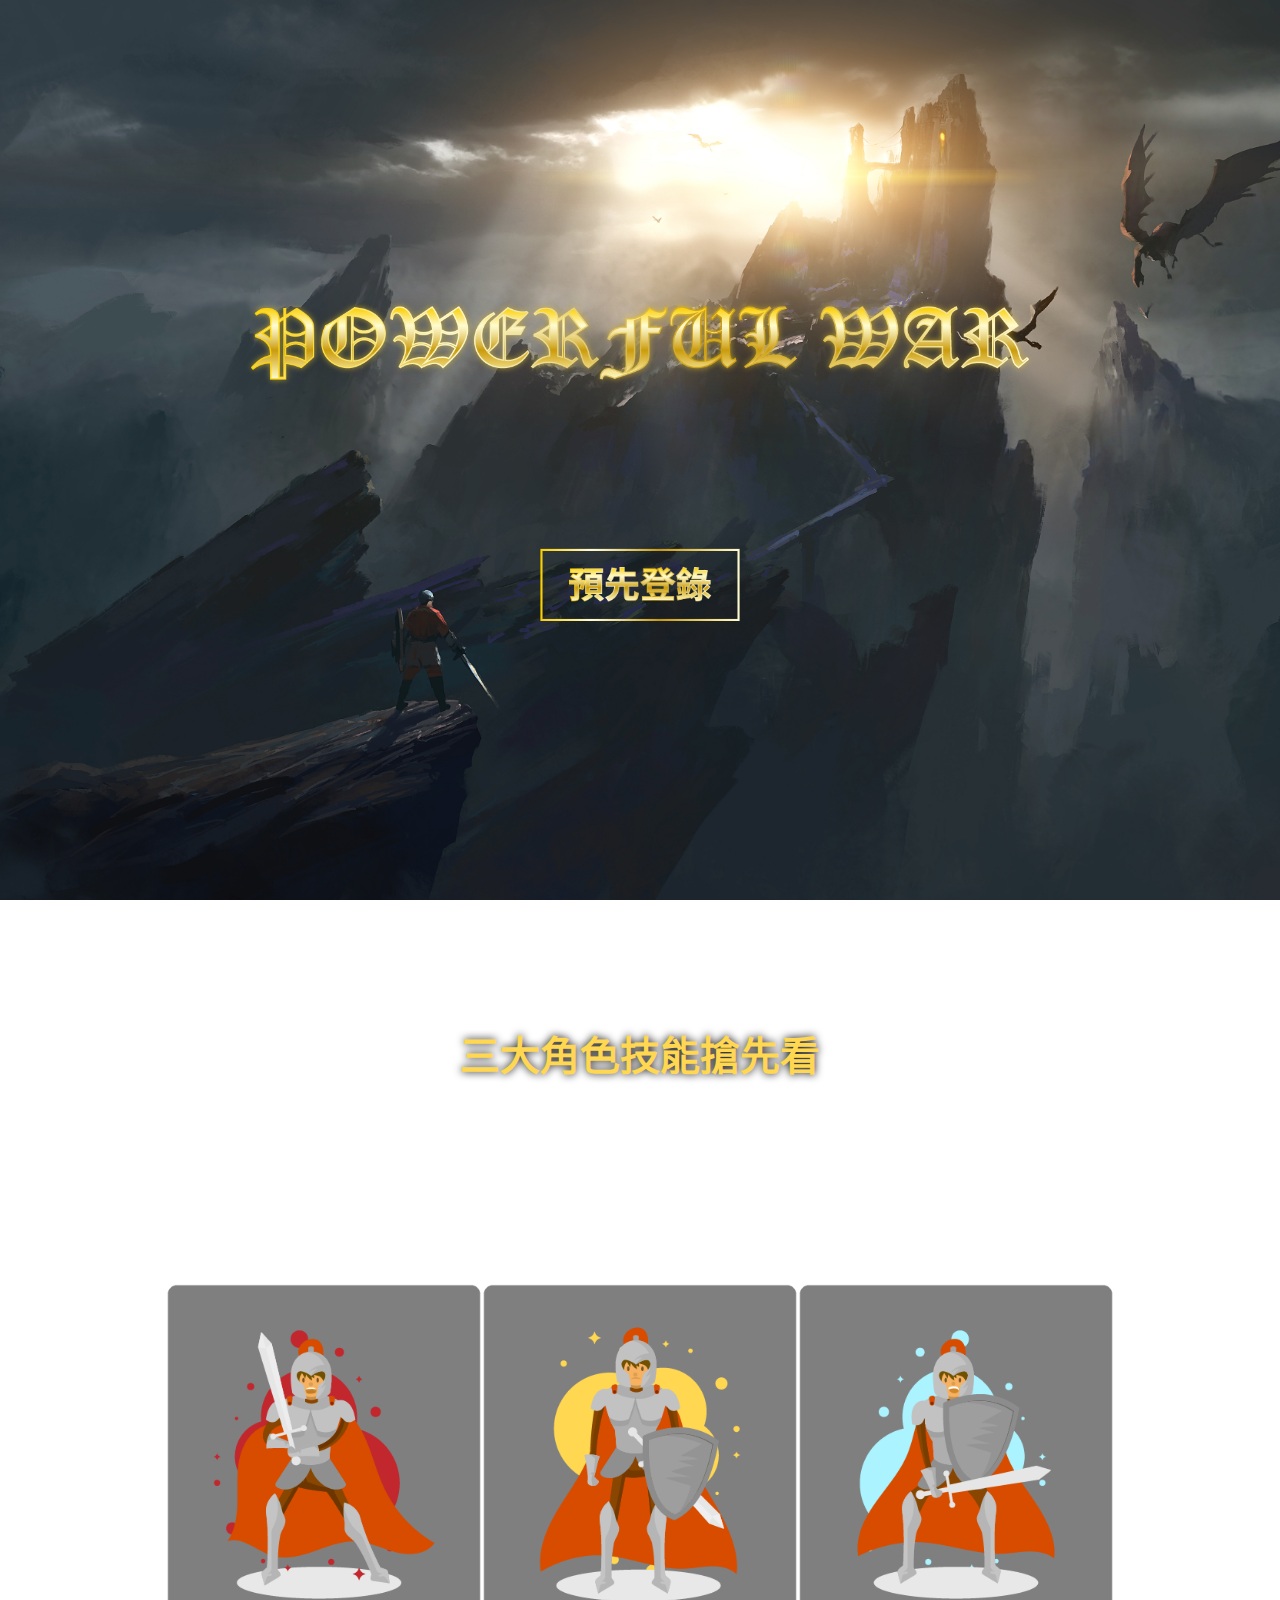
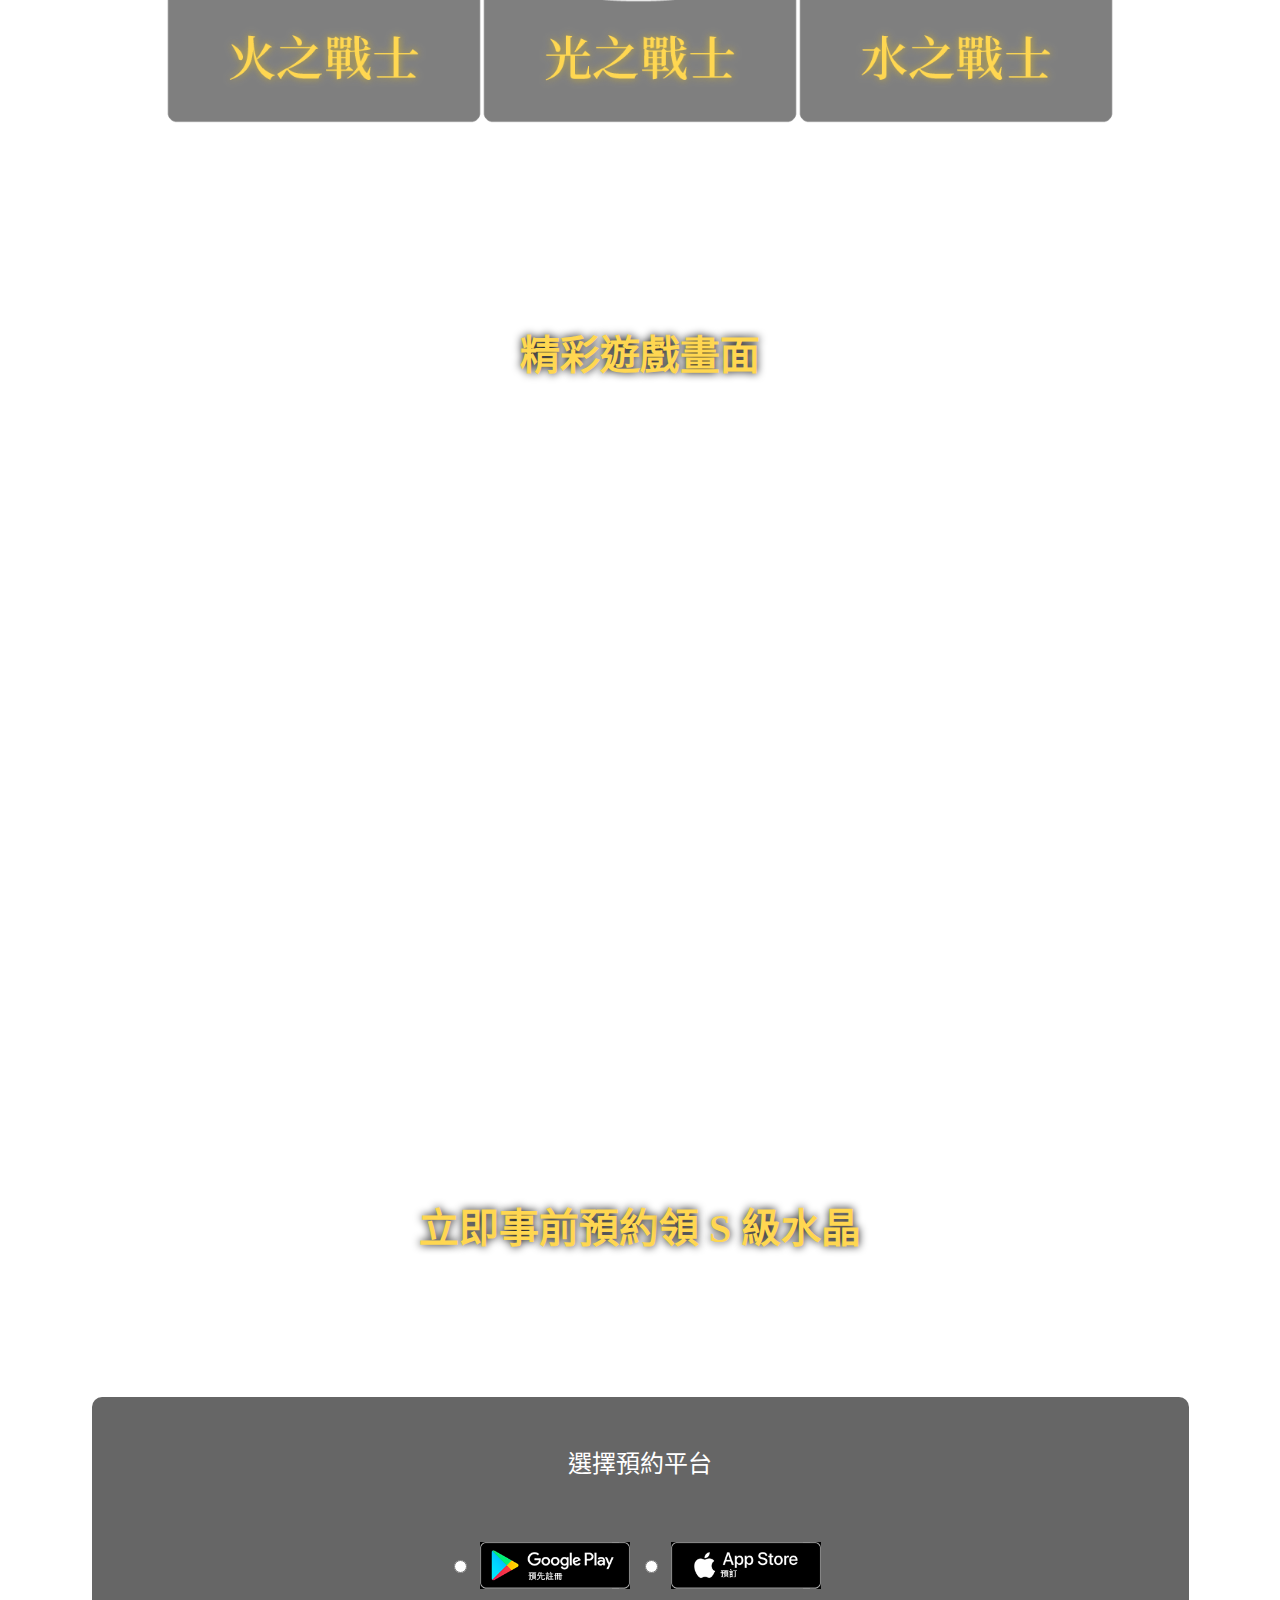
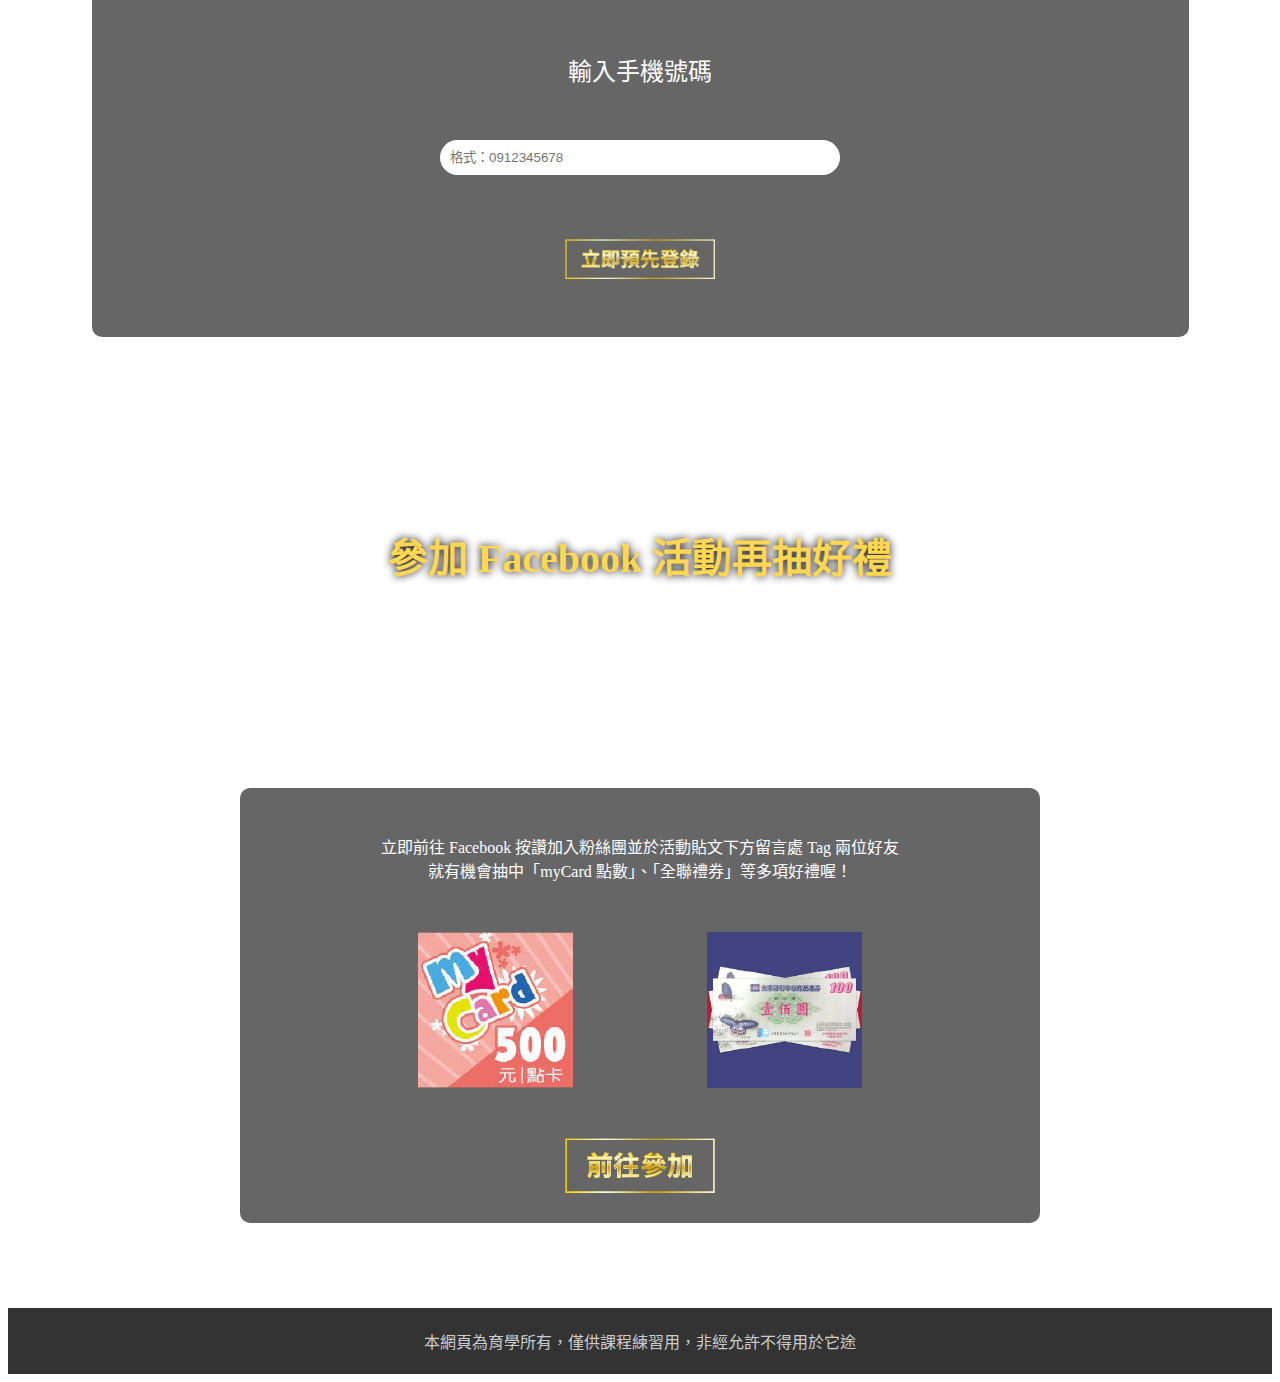
<file: reservation/index.html>
<!DOCTYPE html lang="zh-tw">
<html>

<head>
    <title>遊戲預先登錄</title>
    <meta charset="utf-8">
    <meta name="author" content="育學">
    <meta name="copyright" content="本網頁為育學所有，僅供課程練習用，非經允許不得用於它途">
    <meta name="robots" content="none">
    <meta http-equiv="Content-Type" content="text/html" ; charset="utf-8">
    <meta http-equiv="Content-Language" content="zh-TW">
    <meta name="viewport" content="width=device-width, user-scalable=no, initial-scale=1.0, minimum-scale=1.0">
    <link rel="preconnect" href="https://fonts.googleapis.com">
    <link rel="preconnect" href="https://fonts.gstatic.com" crossorigin>
    <link href="https://fonts.googleapis.com/css2?family=Noto+Serif+TC:wght@400;700&display=swap" rel="stylesheet">
    <link rel=icon href=./favicon.ico type="image/png">
    <link href="./style.css" rel="stylesheet">
    <!-- Google Tag Manager -->
    <script>(function (w, d, s, l, i) {
            w[l] = w[l] || []; w[l].push({
                'gtm.start':
                    new Date().getTime(), event: 'gtm.js'
            }); var f = d.getElementsByTagName(s)[0],
                j = d.createElement(s), dl = l != 'dataLayer' ? '&l=' + l : ''; j.async = true; j.src =
                    'https://www.googletagmanager.com/gtm.js?id=' + i + dl; f.parentNode.insertBefore(j, f);
        })(window, document, 'script', 'dataLayer', '代碼放這邊');</script>
    <!-- End Google Tag Manager -->
</head>

<body>
    <!-- Google Tag Manager (noscript) -->
    <noscript><iframe src="https://www.googletagmanager.com/ns.html?id=代碼放這邊" height="0" width="0"
            style="display:none;visibility:hidden"></iframe></noscript>
    <!-- End Google Tag Manager (noscript) -->
    <!-- partial:index.partial.html -->
    <section id="hero">
        <div class="hero">
            <div class="logo-container">
                <img src="./src/images/logo.png" alt="logo" class="logo">
            </div>
            <div class="btn-container">
                <a href="#reservation"><img src="./src/images/btn1.png" alt="bnt1" class="btn btn1"></a>
            </div>
        </div>
    </section>
    <section id="chapter">
        <h2 class="title">三大角色技能搶先看</h2>
        <div class="chapters">
            <div class="chp">
                <div class="chp-bg chp-bg1" style="background-image:url(./src/images/ch01.png)"></div>
            </div>
            <div class="chp">
                <div class="chp-bg chp-bg2" style="background-image:url(./src/images/ch02.png)"></div>
            </div>
            <div class="chp">
                <div class="chp-bg chp-bg3" style="background-image:url(./src/images/ch03.png)"></div>
            </div>
        </div>
    </section>
    <section id="promo">
        <h2 class="title">精彩遊戲畫面</h2>
        <div class="video">
            <div class='embed-container'><iframe src='https://www.youtube.com/embed/du9CjCD33Bg' frameborder='0'
                    allowfullscreen></iframe></div>
        </div>
    </section>
    <section id="reservation">
        <h2 class="title">立即事前預約<span>領 S 級水晶</span></h2>
        <div class="form">
            <form action="./#reservation" onsubmit="alert('恭喜登錄成功！' )">
                <legend>選擇預約平台</legend>
                <label for="googleplay">
                    <input type="radio" name="plat" value="googleplay" required id="googleplay">

                    <img src="./src/images/googleplay.png" alt="googleplay">
                </label>
                <label for="appstore">
                    <input type="radio" name="plat" value="appstore" required id="appstore">
                    <img src="./src/images/appstore.png" alt="appstore">
                </label>
                <legend>輸入手機號碼</legend>
                <input type="text" name="phone" placeholder="格式：0912345678" required>
                <div class="form-btn">
                    <button type="submit">
                        <img src="./src/images/btn2.png" alt="">
                    </button>
                </div>
            </form>
        </div>
    </section>
    <section id="event">
        <h2 class="title">參加 Facebook 活動<span>再抽好禮</span></h2>
        <div class="info-container">
            <p class="info">立即前往 Facebook 按讚加入粉絲團並於活動貼文下方留言處 Tag 兩位好友
                <br>就有機會抽中「myCard 點數」、「全聯禮券」等多項好禮喔！
            </p>
            <img src="./src/images/gift.png" alt="" class="gift">
            <div class="event-btn">
                <a href="https://eshare.pw/">
                    <img src="./src/images/btn3.png" alt="">
                </a>
            </div>
        </div>
    </section>
    <footer>
        <p>本網頁為育學所有，僅供課程練習用，非經允許不得用於它途</p>
    </footer>
    <!-- partial -->
    <script src='https://cdnjs.cloudflare.com/ajax/libs/jquery/3.3.1/jquery.min.js'></script>
    <script src="./script.js"></script>
</body>

</html>
</file>
<file: reservation/style.css>
*, *:before, *::after {
    box-sizing: border-box;
  }
  
  body {
    text-align: center;
    min-height: 100vh;
    overflow: hidden;
    background:url(/reservation/src/images/bg.jpg);
    background-size:cover;
    background-attachment: fixed;
    background-position: center;
  }
  
  section {
    height: 100vh;
    position: relative;
    /* border: 1px solid #000; */
    display:flex;
    align-items: center;
    justify-content:center;
    flex-wrap: wrap;
  }
  
  section#hero .hero{
    width:100%;
    margin:0 auto;
  }
  
  .logo-container{
    position: relative;
    width:100%;
    max-width: 800px;
    margin: 0 auto;
  }
  
  
  img.logo{
    position: absolute;
    transform: translateX(-50%);
    width:100%;
    max-width: 800px;
    animation-name: logo;
    animation-duration:3s;
    animation-iteration-count:infinite;
  }
  
  
  @keyframes logo{
    0%{
        top:0;
    }
    50%{
        top:10px;
    }
    100%{
        top:0;
    }
  }
  
  
  .btn-container{
    width:100%;
    display:flex;
    justify-content:center; 
  }
  
  section#hero a{
    margin: 20% auto 0;
  }
  
  a img.btn{
    width: 200px;
  }
  
  h2.title{
    width: 100%;
    text-align: center;
    font-size: 2.5em;
    color:#FFD751;
    text-shadow: 0px 0px 8px rgb(0, 0,0);
  }
  
  h2.title span{
    display: inline-block;
    vertical-align: top;
  }
  
  .chapters{
    width: 100%;
    display:flex;
    justify-content:center; 
  }
  
  @media screen and (max-width: 900px){
    .chapters{
        overflow-X: scroll;
        justify-content:start;
    }
  }
  
  .chp{
    position: relative;
    width: 25%;
    height: 80%;
    min-width: 300px;
  }
  
  .chp-bg{
    position: relative;
    width:100%;
    height: 0;
    padding-bottom: 140%;
    background-size:contain;
    background-repeat: no-repeat;
    background-position:center;
    cursor: pointer;
  }
  
  .chp-bg:after{
  
    width: 0;
    height: 0;
    position: absolute;
    top: 1%;
    left: 1%;
    text-align: center;
    border-radius:10px;
    animation-name: chp;
    overflow: hidden;
    display:flex;
    justify-content:center; 
    align-items: center;
    color: white;
  }
  
  .chp-bg:hover:after{
    background-color: rgba(0, 0,0,0.6);
    width:98.5%;
    height: 98%;
    font-size: 1.5em;
  }
  
  .chp-bg1:hover:after{
    content: "以火之名，創造大地之生命";
  }
  
  .chp-bg2:hover:after{
    content: "以光之名，照耀世間萬物生命";
  }
  
  .chp-bg3:hover:after{
    content: "以水之名，灌溉孕育生命";
  }
  
  form{
    background-color: rgba(0,0,0,0.6);
    padding: 20px;
    border-radius: 10px;
    height:60%;
    display:flex;
    justify-content:center; 
    align-items: center;
    flex-wrap: wrap;
  }
  
  legend{
    text-align: center;
    width: 100%;
    color: white;
    font-size: 1.5em;
  }
  
  input[name=phone]{
    padding: 10px;
    border-radius: 50px;
    width: 80%;
    max-width: 400px;
    border: none;
  }

  input[name=phone]:focus{
    border: none;
  }
  
  form label{
    display:flex;
    justify-content:center; 
    align-items: center;
    }

  form img{
    max-width:150px;
    margin: 10px;
  }
  
  .form-btn{
    width: 100%;
    display:flex;
    justify-content:center; 
  }
  
  .form-btn button{
    background-color: transparent;
    border: none;
    cursor: pointer;
  }
  
  .form-btn button img{
    width: 200px;
  }
  
  .info-container{
    background-color: rgba(0,0,0,0.6);
    padding: 30px;
    border-radius: 10px;
    display:flex;
    justify-content:center; 
    flex-wrap: wrap;
    width: 80%;
    max-width: 800px;
  }
  
  .info{
    width: 100%;
    color: white;
    text-align: center;
    margin-bottom: 50px;
  }
  
  .info-container img.gift{
    width: 60%;
    margin-bottom: 50px;
  }
  
  .event-btn{
    width: 100%;
    display:flex;
    justify-content:center;
  }
  
  .event-btn a img{
    width: 150px;
  }
  
  .video{
    width: 100%;
    max-width: 800px;
    border-radius: 10px;
    overflow: hidden;
  }
  
  .embed-container { 
    position: relative; 
    padding-bottom: 56.25%; 
    height: 0; 
    overflow: hidden; 
    width: 100%;
  } 
    
  .embed-container iframe, .embed-container object, .embed-container embed { 
    position: absolute; 
    top: 0; 
    left: 0; 
    width: 100%; 
    height: 100%; 
  }

  footer{background-color: #333;color:#ccc;text-align: center;padding: 5px;}
</file>
